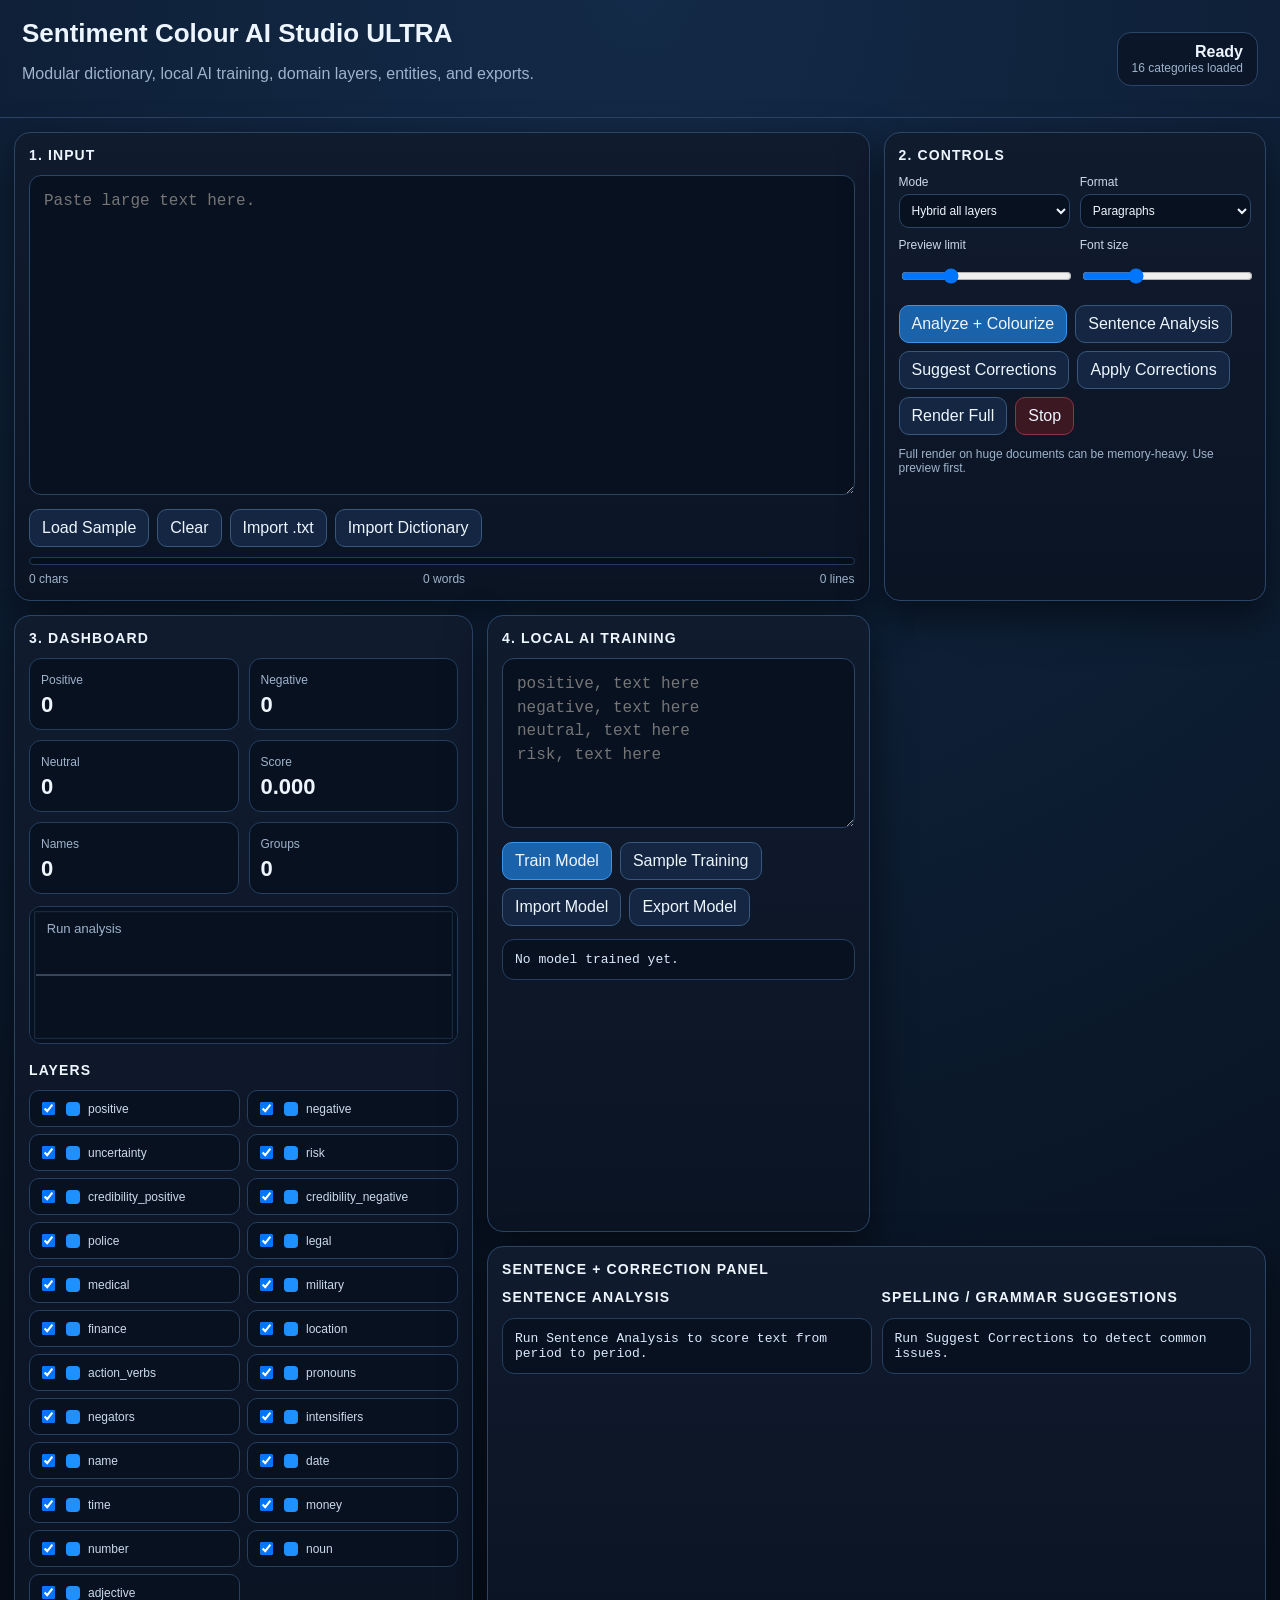
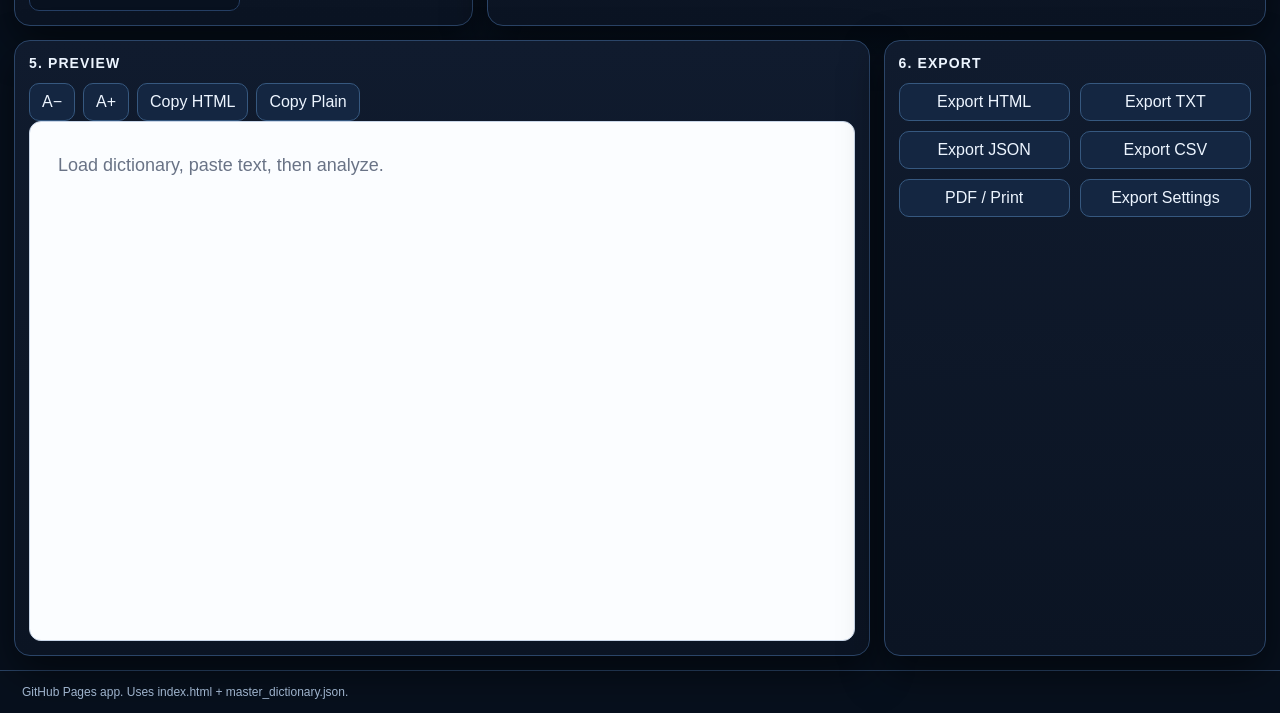
<file: index.html>
<!doctype html>
<html lang="en">
<head>
<meta charset="utf-8">
<meta name="viewport" content="width=device-width,initial-scale=1">
<title>Sentiment Colour AI Studio ULTRA</title>
<style>
:root{--bg:#07101d;--panel:#101b2e;--line:#2b4568;--text:#edf5ff;--muted:#9eb3cc;--pos:#1dbf73;--neg:#ff5263;--blue:#1e90ff;--violet:#9b7cff;--aqua:#00b8a9;--gold:#ffd166;--orange:#ff9f1c;--pink:#e056fd}
*{box-sizing:border-box}body{margin:0;background:radial-gradient(circle at top,#132a48,#07101d 70%);color:var(--text);font-family:Inter,Segoe UI,Arial,sans-serif}
header{padding:18px 22px;border-bottom:1px solid var(--line);display:flex;justify-content:space-between;gap:14px;align-items:center}h1{margin:0;font-size:26px}p{color:var(--muted)}
.status{border:1px solid var(--line);background:#0b1628;border-radius:14px;padding:10px 14px;text-align:right}.status span{display:block;color:var(--muted);font-size:12px}
.layout{display:grid;grid-template-columns:1.2fr 1fr 1fr;gap:14px;padding:14px}.panel{background:linear-gradient(180deg,var(--panel),#0b1423);border:1px solid var(--line);border-radius:16px;padding:14px;box-shadow:0 16px 40px #0008}
.input,.previewPanel,.sentencePanel{grid-column:span 2}.dash{grid-row:span 2}h2{font-size:14px;letter-spacing:.08em;text-transform:uppercase;margin:0 0 12px}
textarea{width:100%;min-height:320px;background:#08111f;color:var(--text);border:1px solid var(--line);border-radius:12px;padding:14px;line-height:1.48;font-size:16px;resize:vertical}
button,label.file,select,input{font:inherit}button,label.file{border:1px solid #36587f;background:#142641;color:var(--text);border-radius:10px;padding:9px 12px;cursor:pointer;text-align:center}button:hover,label.file:hover{background:#1b3458}.primary{background:#1a63aa;border-color:#3d93e6}.danger{background:#3b1822;border-color:#8d3446}.file input{display:none}
.row{display:flex;flex-wrap:wrap;gap:8px;margin-top:10px}.grid2{display:grid;grid-template-columns:1fr 1fr;gap:10px}.grid3{display:grid;grid-template-columns:repeat(3,1fr);gap:10px}
label{display:grid;gap:5px;color:#cbd9ea;font-size:12px}select,input[type=range],input[type=text]{width:100%;background:#08111f;color:var(--text);border:1px solid var(--line);border-radius:10px;padding:8px}
.meter{height:8px;background:#06101b;border:1px solid #203a5f;border-radius:99px;overflow:hidden;margin-top:10px}#limitBar{height:100%;width:0;background:linear-gradient(90deg,var(--pos),var(--gold),var(--neg))}
.statsline{display:flex;justify-content:space-between;color:var(--muted);font-size:12px;margin-top:7px}.cards{display:grid;grid-template-columns:1fr 1fr;gap:10px}.card{background:#08111f;border:1px solid #243f62;border-radius:12px;padding:11px}.card span{font-size:12px;color:var(--muted)}.card b{display:block;font-size:22px;margin-top:4px}
.preview{min-height:520px;max-height:760px;overflow:auto;background:#fbfdff;color:#101827;border-radius:12px;padding:28px;border:1px solid #c9d6e8;line-height:1.75;font-size:18px}.preview:empty::before{content:"Load dictionary, paste text, then analyze.";color:#697386}.word{border-radius:4px;padding:0 .08em;box-decoration-break:clone;-webkit-box-decoration-break:clone}
.tag-positive{background:rgba(29,191,115,.18);color:#087a44}.tag-negative{background:rgba(255,82,99,.2);color:#b00020}.tag-police{background:rgba(30,144,255,.22);color:#064d91}.tag-legal{background:rgba(155,124,255,.22);color:#4d2f9f}.tag-medical{background:rgba(0,184,169,.2);color:#006b62}.tag-military{background:rgba(143,188,143,.28);color:#315d31}.tag-finance,.tag-money{background:rgba(255,209,102,.32);color:#7a5200}.tag-location{background:rgba(46,213,115,.18);color:#087a44}.tag-name{background:rgba(224,86,253,.2);color:#8619a2}.tag-date,.tag-time,.tag-number{background:rgba(254,202,87,.3);color:#7a5400}.tag-action_verbs{background:rgba(255,159,28,.22);color:#8a4b00}.tag-noun{border-bottom:2px solid #54a0ff}.tag-adjective{border-bottom:2px solid #ff6bcb}.tag-uncertainty{outline:1px dashed #8e9aaf}.tag-risk{outline:2px solid #ff5263}.tag-credibility_positive{box-shadow:inset 0 -3px 0 rgba(29,191,115,.45)}.tag-credibility_negative{box-shadow:inset 0 -3px 0 rgba(255,82,99,.45)}
.legend{display:grid;grid-template-columns:1fr 1fr;gap:7px;margin-top:8px}.legend label{display:flex;gap:8px;align-items:center;background:#08111f;border:1px solid #263f64;border-radius:10px;padding:8px;font-size:12px}.sw{width:14px;height:14px;border-radius:4px;display:inline-block}
canvas{width:100%;height:auto;background:#08111f;border:1px solid #243f62;border-radius:12px;margin-top:12px}pre{white-space:pre-wrap;background:#08111f;border:1px solid #243f62;border-radius:12px;padding:12px;max-height:260px;overflow:auto;color:#dbeafe}.note{font-size:12px;color:var(--muted)}
footer{padding:14px 22px;color:var(--muted);border-top:1px solid var(--line);font-size:12px}
@media(max-width:1100px){.layout{grid-template-columns:1fr}.input,.previewPanel{grid-column:auto}.dash{grid-row:auto}}
@media(max-width:700px){h1{font-size:32px;line-height:1.1}header{align-items:flex-start}.layout{padding:0}.panel{border-radius:24px;padding:24px}textarea{height:520px;font-size:22px}button,label.file,select,input{font-size:22px;padding:15px}label{font-size:19px}.preview{min-height:700px;font-size:22px}}
@media print{body{background:white;color:black}header,.input,.controls,.dash,.training,.exports,footer,.toolbar{display:none}.layout{display:block}.previewPanel{border:none;box-shadow:none}.preview{max-height:none;overflow:visible;border:none;color:black}}
</style>
</head>
<body>
<header><div><h1>Sentiment Colour AI Studio ULTRA</h1><p>Modular dictionary, local AI training, domain layers, entities, and exports.</p></div><div class="status"><b id="readyState">Loading dictionary...</b><span id="dictStats">master_dictionary.json</span></div></header>
<main class="layout">
<section class="panel input"><h2>1. Input</h2><textarea id="inputText" placeholder="Paste large text here."></textarea><div class="row"><button id="sampleBtn">Load Sample</button><button id="clearBtn">Clear</button><label class="file">Import .txt<input id="fileInput" type="file" accept=".txt,.md,.csv,.html"></label><label class="file">Import Dictionary<input id="dictInput" type="file" accept=".json"></label></div><div class="meter"><div id="limitBar"></div></div><div class="statsline"><span id="charCount">0 chars</span><span id="wordCount">0 words</span><span id="lineCount">0 lines</span></div></section>
<section class="panel controls"><h2>2. Controls</h2><div class="grid2"><label>Mode<select id="mode"><option value="hybrid">Hybrid all layers</option><option value="sentiment">Sentiment only</option><option value="domain">Domain groups</option><option value="entity">Entities only</option><option value="ai">Local AI only</option></select></label><label>Format<select id="format"><option value="paragraphs">Paragraphs</option><option value="sentences">Sentence blocks</option><option value="poetry">Line preserved</option><option value="compact">Compact</option></select></label><label>Preview limit<input id="previewLimit" type="range" min="2000" max="60000" step="1000" value="16000"></label><label>Font size<input id="fontSize" type="range" min="12" max="34" value="18"></label></div><div class="row"><button id="processBtn" class="primary">Analyze + Colourize</button><button id="sentenceBtn">Sentence Analysis</button><button id="correctBtn">Suggest Corrections</button><button id="applyCorrectionsBtn">Apply Corrections</button><button id="renderAllBtn">Render Full</button><button id="stopBtn" class="danger">Stop</button></div><p class="note">Full render on huge documents can be memory-heavy. Use preview first.</p></section>
<section class="panel dash"><h2>3. Dashboard</h2><div class="cards"><div class="card"><span>Positive</span><b id="posCount">0</b></div><div class="card"><span>Negative</span><b id="negCount">0</b></div><div class="card"><span>Neutral</span><b id="neuCount">0</b></div><div class="card"><span>Score</span><b id="score">0.000</b></div><div class="card"><span>Names</span><b id="nameCount">0</b></div><div class="card"><span>Groups</span><b id="groupCount">0</b></div></div><canvas id="chart" width="720" height="230"></canvas><h2 style="margin-top:14px">Layers</h2><div id="legend" class="legend"></div></section>
<section class="panel training"><h2>4. Local AI Training</h2><textarea id="trainingData" style="min-height:170px" placeholder="positive, text here&#10;negative, text here&#10;neutral, text here&#10;risk, text here"></textarea><div class="row"><button id="trainBtn" class="primary">Train Model</button><button id="sampleTrainBtn">Sample Training</button><label class="file">Import Model<input id="modelInput" type="file" accept=".json"></label><button id="exportModel">Export Model</button></div><pre id="modelLog">No model trained yet.</pre></section>

<section class="panel sentencePanel">
<h2>Sentence + Correction Panel</h2>
<div class="grid2">
<div>
<h2>Sentence Analysis</h2>
<pre id="sentenceLog">Run Sentence Analysis to score text from period to period.</pre>
</div>
<div>
<h2>Spelling / Grammar Suggestions</h2>
<pre id="correctionLog">Run Suggest Corrections to detect common issues.</pre>
</div>
</div>
</section>

<section class="panel previewPanel"><h2>5. Preview</h2><div class="toolbar row"><button id="zoomOut">A−</button><button id="zoomIn">A+</button><button id="copyHtml">Copy HTML</button><button id="copyPlain">Copy Plain</button></div><article id="preview" class="preview"></article></section>
<section class="panel exports"><h2>6. Export</h2><div class="grid2"><button id="exportHtml">Export HTML</button><button id="exportTxt">Export TXT</button><button id="exportJson">Export JSON</button><button id="exportCsv">Export CSV</button><button id="exportPdf">PDF / Print</button><button id="exportSettings">Export Settings</button></div></section>
</main><footer>GitHub Pages app. Uses index.html + master_dictionary.json.</footer>
<script>
let DICT=null, SETS={}, PATTERNS={}, stopped=false, fullHtml="", plainText="", lastResult=null;
let aiModel={labels:["positive","negative","neutral","credible","uncertain","risk","cooperative","defensive"],docCounts:{},wordCounts:{},totalWords:{},vocabulary:{}};
const $=id=>document.getElementById(id), esc=s=>String(s).replace(/[&<>"']/g,c=>({'&':'&amp;','<':'&lt;','>':'&gt;','"':'&quot;',"'":'&#39;'}[c])), key=w=>String(w).toLowerCase().replace(/^[^a-z0-9+*'.-]+|[^a-z0-9+*'.-]+$/gi,"");
async function loadDict(){try{const r=await fetch("master_dictionary.json",{cache:"no-store"}); DICT=await r.json(); setupDict();}catch(e){$("readyState").textContent="Dictionary not auto-loaded";$("dictStats").textContent="Use Import Dictionary";}}
function setupDict(){SETS={}; for(const sec of ["sentiment","domains","grammar"]){for(const [k,v] of Object.entries(DICT[sec]||{}))SETS[k]=new Set(v.map(x=>String(x).toLowerCase()));} PATTERNS={}; for(const [k,arr] of Object.entries(DICT.patterns||{}))PATTERNS[k]=arr.map(x=>new RegExp(x,"i")); $("readyState").textContent="Ready"; $("dictStats").textContent=`${Object.keys(SETS).length} categories loaded`; buildLegend(); resetModel();}
document.addEventListener("DOMContentLoaded",()=>{bind(); updateCounts(); drawChart([]); loadDict();});
function bind(){$("inputText").oninput=updateCounts;$("sampleBtn").onclick=sample;$("clearBtn").onclick=clearAll;$("fileInput").onchange=importText;$("dictInput").onchange=importDict;$("processBtn").onclick=()=>process(false);$("sentenceBtn").onclick=sentenceAnalysis;$("correctBtn").onclick=suggestCorrections;$("applyCorrectionsBtn").onclick=applyCorrections;$("renderAllBtn").onclick=()=>process(true);$("stopBtn").onclick=()=>stopped=true;$("zoomIn").onclick=()=>font(1);$("zoomOut").onclick=()=>font(-1);$("copyHtml").onclick=()=>navigator.clipboard.writeText(fullHtml||"");$("copyPlain").onclick=()=>navigator.clipboard.writeText(plainText||"");$("trainBtn").onclick=train;$("sampleTrainBtn").onclick=sampleTrain;$("modelInput").onchange=importModel;$("exportModel").onclick=()=>save("local_ai_model.json","application/json",JSON.stringify(aiModel,null,2));$("exportHtml").onclick=exportHtml;$("exportTxt").onclick=()=>save("text.txt","text/plain",plainText||"");$("exportJson").onclick=()=>save("analysis.json","application/json",JSON.stringify({result:lastResult,settings:getSettings()},null,2));$("exportCsv").onclick=exportCsv;$("exportPdf").onclick=exportPdf;$("exportSettings").onclick=()=>save("settings.json","application/json",JSON.stringify(getSettings(),null,2));}
function buildLegend(){const names=["positive","negative","uncertainty","risk","credibility_positive","credibility_negative","police","legal","medical","military","finance","location","action_verbs","pronouns","negators","intensifiers","name","date","time","money","number","noun","adjective"]; $("legend").innerHTML=names.map(n=>`<label><input class="layer" type="checkbox" value="${n}" checked><span class="sw" style="background:#1e90ff"></span>${n}</label>`).join("");}
function layers(){return new Set([...document.querySelectorAll(".layer:checked")].map(x=>x.value));}
function updateCounts(){let t=$("inputText").value||"", w=t.trim()?t.trim().split(/\s+/).length:0;$("charCount").textContent=t.length.toLocaleString()+" chars";$("wordCount").textContent=w.toLocaleString()+" words";$("lineCount").textContent=(t?(t.match(/\n/g)||[]).length+1:0)+" lines";$("limitBar").style.width=Math.min(100,w/1000000*100)+"%";}
function sample(){$("inputText").value="[12:21 AM] Officer Smith reported a clear and credible statement. The witness was calm and cooperative.\n\nThe suspect appeared angry, evasive, and inconsistent. Court evidence showed risk and uncertainty. Dr. Jones reviewed the medical report and the payment receipt.";updateCounts();}
function clearAll(){$("inputText").value="";$("preview").innerHTML="";lastResult=null;fullHtml="";plainText="";updateCounts();updateDash();}
function importText(e){let f=e.target.files[0];if(!f)return;let r=new FileReader();r.onload=()=>{$("inputText").value=String(r.result||"");updateCounts();};r.readAsText(f);}
function importDict(e){let f=e.target.files[0];if(!f)return;let r=new FileReader();r.onload=()=>{DICT=JSON.parse(r.result);setupDict();};r.readAsText(f);}
function sent(k){let p=SETS.positive?.has(k),n=SETS.negative?.has(k); if(p&&!n)return 1;if(n&&!p)return -1;return 0;}
function tags(tok,prev){let raw=tok.replace(/^[^A-Za-z0-9$]+|[^A-Za-z0-9]+$/g,""),k=key(tok),t=[];for(const [name,set] of Object.entries(SETS)){if(set.has(k))t.push(name);}for(const [name,arr] of Object.entries(PATTERNS)){if(arr.some(rx=>rx.test(tok)))t.push(name);}if(/^[A-Z][a-z]+$/.test(raw)&&!prev.endsWith("."))t.push("name");if(/^\d/.test(raw))t.push("number");if(/(tion|ment|ness|ity|ship|ance|ence|ism|ist|er|or)$/.test(k))t.push("noun");if(/(ous|ful|less|ive|able|ible|al|ic|ary|ent|ant|y)$/.test(k))t.push("adjective");return [...new Set(t)];}
async function process(all){if(!DICT){$("preview").innerHTML="<p class='note'>Dictionary is not loaded yet.</p>";return;}stopped=false;plainText=$("inputText").value||"";if(!plainText.trim())return;let toks=plainText.match(/\s+|[^\s]+/g)||[], max=all?Infinity:Number($("previewLimit").value), out=[], lay=layers(), pos=0,neg=0,neu=0,names=0,groups=0,dens=[], prev="",words=0;$("preview").style.fontSize=$("fontSize").value+"px";$("preview").innerHTML="<p class='note'>Processing...</p>";await new Promise(r=>setTimeout(r,20));for(let i=0;i<toks.length;i++){if(stopped)break;let tok=toks[i];if(/^\s+$/.test(tok)){if(words<=max)out.push(fmtSpace(tok));continue;}let k=key(tok),s=sent(k);if(s>0)pos++;else if(s<0)neg++;else neu++;let tg=tags(tok,prev).filter(x=>lay.has(x));if(s>0&&lay.has("positive"))tg.push("positive");if(s<0&&lay.has("negative"))tg.push("negative");if(tg.includes("name"))names++;if(tg.length)groups++;dens.push(s);if(words<=max){let cls=[...new Set(tg)].map(x=>"tag-"+x).join(" ");out.push(cls?`<span class="word ${cls}" title="${esc(tg.join(", "))}">${esc(tok)}</span>`:esc(tok));}words++;prev=tok;if(i%9000===0){$("preview").innerHTML=wrap(out.join(""))+`<p class="note">Processed ${words.toLocaleString()} words...</p>`;await new Promise(r=>setTimeout(r,0));}}if(!all&&words>max)out.push(`<p class="note">Preview limited to ${max.toLocaleString()} words. Use Render Full for complete export.</p>`);fullHtml=wrap(out.join(""));$("preview").innerHTML=fullHtml;lastResult={positive:pos,negative:neg,neutral:neu,total:words,score:(pos-neg)/Math.max(1,words),names,groups,density:dens};updateDash();}
function fmtSpace(ws){let m=$("format").value;if(m==="poetry")return esc(ws).replace(/\n/g,"<br>");if(m==="paragraphs")return ws.includes("\n\n")?"</p><p>":esc(ws);if(m==="sentences")return esc(ws);return " ";}
function wrap(x){let m=$("format").value;if(m==="paragraphs")return `<p>${x}</p>`;if(m==="sentences")return x.replace(/([.!?])\s+/g,"$1</span><span class='sentence'>").replace(/^/,"<span class='sentence'>").replace(/$/,"</span>");return x;}
function updateDash(){let r=lastResult||{positive:0,negative:0,neutral:0,score:0,names:0,groups:0,density:[]};$("posCount").textContent=r.positive.toLocaleString();$("negCount").textContent=r.negative.toLocaleString();$("neuCount").textContent=r.neutral.toLocaleString();$("score").textContent=r.score.toFixed(3);$("nameCount").textContent=r.names.toLocaleString();$("groupCount").textContent=r.groups.toLocaleString();drawChart(r.density||[]);}
function drawChart(data){let c=$("chart"),ctx=c.getContext("2d"),w=c.width,h=c.height;ctx.clearRect(0,0,w,h);ctx.fillStyle="#08111f";ctx.fillRect(0,0,w,h);ctx.strokeStyle="#274466";ctx.strokeRect(8,8,w-16,h-16);ctx.strokeStyle="#9eb3cc";ctx.beginPath();ctx.moveTo(10,h/2);ctx.lineTo(w-10,h/2);ctx.stroke();if(!data.length){ctx.fillStyle="#9eb3cc";ctx.font="22px Arial";ctx.fillText("Run analysis",28,44);return;}let bins=90,arr=Array(bins).fill(0);data.forEach((v,i)=>arr[Math.min(bins-1,Math.floor(i/data.length*bins))]+=v);let max=Math.max(1,...arr.map(Math.abs));arr.forEach((v,i)=>{let x=14+i*(w-28)/bins,bw=Math.max(2,(w-28)/bins-2),mid=h/2,bh=Math.abs(v)/max*(h/2-20);ctx.fillStyle=v>=0?"#1dbf73":"#ff5263";ctx.fillRect(x,v>=0?mid-bh:mid,bw,bh);});}
function resetModel(){for(const l of (DICT?.ai_labels||["positive","negative","neutral"])){aiModel.docCounts[l]=0;aiModel.wordCounts[l]={};aiModel.totalWords[l]=0;}aiModel.labels=DICT?.ai_labels||aiModel.labels;aiModel.vocabulary={};}
const tokAI=t=>(String(t).toLowerCase().match(/[a-z][a-z'-]{1,}/g)||[]);
function train(){resetModel();let used=0;for(const line of $("trainingData").value.split(/\n+/)){let i=line.indexOf(",");if(i<0)continue;let lab=line.slice(0,i).trim().toLowerCase();if(!aiModel.labels.includes(lab))continue;aiModel.docCounts[lab]++;for(const w of tokAI(line.slice(i+1))){aiModel.wordCounts[lab][w]=(aiModel.wordCounts[lab][w]||0)+1;aiModel.totalWords[lab]++;aiModel.vocabulary[w]=true;}used++;}$("modelLog").textContent=`Trained on ${used} examples. Vocabulary: ${Object.keys(aiModel.vocabulary).length}`;}
function sampleTrain(){$("trainingData").value="positive, clear reliable helpful accurate strong\nnegative, confusing unreliable false inconsistent hostile\nneutral, file uploaded reviewed and processed\ncredible, corroborated verified consistent documented\nuncertain, maybe unclear appears possibly unknown\nrisk, danger threat urgent unsafe escalation";}
function importModel(e){let f=e.target.files[0];if(!f)return;let r=new FileReader();r.onload=()=>{aiModel=JSON.parse(r.result);$("modelLog").textContent="Model imported.";};r.readAsText(f);}

function splitSentences(text){
  return (text.match(/[^.!?]+[.!?]+|[^.!?]+$/g)||[]).map(s=>s.trim()).filter(Boolean);
}

function sentenceAnalysis(){
  if(!DICT){$("sentenceLog").textContent="Dictionary not loaded.";return;}
  const text=$("inputText").value||"";
  const sentences=splitSentences(text);
  if(!sentences.length){$("sentenceLog").textContent="No sentences found.";return;}
  const rows=[];
  let totalScore=0;
  sentences.slice(0,500).forEach((s,i)=>{
    const words=s.match(/[^\s]+/g)||[];
    let p=0,n=0,tagsFound={};
    words.forEach(w=>{
      const k=key(w), sv=sent(k);
      if(sv>0)p++; if(sv<0)n++;
      tags(w,"").forEach(tag=>tagsFound[tag]=(tagsFound[tag]||0)+1);
    });
    const score=(p-n)/Math.max(1,words.length);
    totalScore+=score;
    const topTags=Object.entries(tagsFound).sort((a,b)=>b[1]-a[1]).slice(0,5).map(x=>x[0]).join(", ");
    rows.push(`${String(i+1).padStart(3,"0")} | score ${score.toFixed(3).padStart(7)} | +${p} -${n} | ${topTags}\n${s}`);
  });
  $("sentenceLog").textContent=`Sentences analyzed: ${sentences.length}\nAverage sentence score: ${(totalScore/Math.max(1,sentences.length)).toFixed(3)}\nShowing first 500 sentences.\n\n`+rows.join("\n\n");
}

let pendingCorrections=[];

function buildKnownWords(){
  const known=new Set();
  if(DICT){
    for(const section of ["sentiment","domains","grammar"]){
      for(const arr of Object.values(DICT[section]||{})) arr.forEach(w=>known.add(String(w).toLowerCase()));
    }
  }
  ["the","and","that","this","there","their","because","with","from","have","were","was","are","been","being","into","about","would","could","should","before","after","between","through","people","person","document","report"].forEach(w=>known.add(w));
  return known;
}

function editDistance(a,b){
  if(Math.abs(a.length-b.length)>2)return 99;
  const dp=Array(a.length+1).fill(0).map(()=>Array(b.length+1).fill(0));
  for(let i=0;i<=a.length;i++)dp[i][0]=i;
  for(let j=0;j<=b.length;j++)dp[0][j]=j;
  for(let i=1;i<=a.length;i++)for(let j=1;j<=b.length;j++){
    dp[i][j]=Math.min(dp[i-1][j]+1,dp[i][j-1]+1,dp[i-1][j-1]+(a[i-1]===b[j-1]?0:1));
  }
  return dp[a.length][b.length];
}

function closestWord(w,known){
  if(w.length<4||known.has(w))return null;
  let best=null,bd=3;
  const first=w[0];
  for(const cand of known){
    if(cand[0]!==first || Math.abs(cand.length-w.length)>2)continue;
    const d=editDistance(w,cand);
    if(d<bd){bd=d;best=cand;if(d===1)break;}
  }
  return best;
}

function suggestCorrections(){
  const text=$("inputText").value||"";
  const known=buildKnownWords();
  const suggestions=[];
  const common={
    "teh":"the","recieve":"receive","seperate":"separate","definately":"definitely","occured":"occurred","wich":"which","thier":"their","adn":"and","becuase":"because","suspto":"supposed to","peroid":"period","jsut":"just","lexacon":"lexicon","funcitoning":"functioning","functiong":"functioning"
  };
  pendingCorrections=[];
  for(const [bad,good] of Object.entries(common)){
    const rx=new RegExp("\\b"+bad+"\\b","gi");
    if(rx.test(text)){suggestions.push(`${bad} → ${good}`);pendingCorrections.push([rx,good]);}
  }
  const words=[...new Set((text.toLowerCase().match(/[a-z][a-z']{3,}/g)||[]))].slice(0,2000);
  for(const w of words){
    if(common[w]||known.has(w))continue;
    const c=closestWord(w,known);
    if(c && c!==w){
      suggestions.push(`${w} → ${c}`);
      pendingCorrections.push([new RegExp("\\b"+w.replace(/[.*+?^${}()|[\]\\]/g,"\\$&")+"\\b","gi"),c]);
      if(suggestions.length>=150)break;
    }
  }
  const grammar=[];
  if(/\bi\b/.test(text)) grammar.push("Standalone lowercase “i” should usually be “I”.");
  if(/\s{2,}/.test(text)) grammar.push("Multiple spaces detected.");
  if(/[A-Za-z],[A-Za-z]/.test(text)) grammar.push("Comma may need a following space.");
  if(/[.!?][a-z]/.test(text)) grammar.push("Sentence-ending punctuation may need a following space/capital.");
  $("correctionLog").textContent=(suggestions.length?("Spelling suggestions:\n"+suggestions.join("\n")):"No spelling suggestions found.") + (grammar.length?("\n\nGrammar checks:\n"+grammar.join("\n")):"");
}

function applyCorrections(){
  if(!pendingCorrections.length)suggestCorrections();
  let text=$("inputText").value||"";
  pendingCorrections.slice(0,300).forEach(([rx,good])=>{text=text.replace(rx,good);});
  text=text.replace(/\bi\b/g,"I").replace(/\s{2,}/g," ").replace(/,([A-Za-z])/g,", $1").replace(/([.!?])([a-z])/g,(m,p,c)=>p+" "+c.toUpperCase());
  $("inputText").value=text;
  updateCounts();
  $("correctionLog").textContent += "\n\nApplied available automatic corrections. Review the text manually.";
}

function font(d){let n=Math.max(12,Math.min(36,Number($("fontSize").value)+d));$("fontSize").value=n;$("preview").style.fontSize=n+"px";}
function save(n,t,d){let a=document.createElement("a");a.href=URL.createObjectURL(new Blob([d],{type:t}));a.download=n;a.click();}
function statsHtml(){
  const r=lastResult||{positive:0,negative:0,neutral:0,total:0,score:0,names:0,groups:0};
  const date=new Date().toLocaleString();
  return `<section class="report-cover">
    <h1>Sentiment Colour AI Studio ULTRA Report</h1>
    <p><b>Generated:</b> ${date}</p>
    <table class="report-table">
      <tr><td>Total words</td><td>${(r.total||0).toLocaleString()}</td></tr>
      <tr><td>Positive words</td><td>${(r.positive||0).toLocaleString()}</td></tr>
      <tr><td>Negative words</td><td>${(r.negative||0).toLocaleString()}</td></tr>
      <tr><td>Neutral words</td><td>${(r.neutral||0).toLocaleString()}</td></tr>
      <tr><td>Overall score</td><td>${Number(r.score||0).toFixed(3)}</td></tr>
      <tr><td>Name-like tokens</td><td>${(r.names||0).toLocaleString()}</td></tr>
      <tr><td>Tagged groups</td><td>${(r.groups||0).toLocaleString()}</td></tr>
    </table>
    <h2>Notes</h2>
    <p>This report contains automated local text analysis. Sentiment, grammar-like tags, names, and groups are heuristic indicators and should be reviewed by a human.</p>
  </section>`;
}
function docHtml(){
  const extra=`.report-cover{font-family:Georgia,serif;line-height:1.55;padding:40px;max-width:900px;margin:auto;page-break-after:always}.report-table{border-collapse:collapse;width:100%;margin:20px 0}.report-table td{border:1px solid #999;padding:8px}.report-table td:first-child{font-weight:bold;background:#f1f5f9}`;
  return `<!doctype html><html><head><meta charset="utf-8"><title>Colourized Text Report</title><style>${document.querySelector("style").textContent}${extra}</style></head><body>${statsHtml()}<article class="preview">${fullHtml||esc(plainText||"")}</article></body></html>`;
}
function exportHtml(){save("colourized_text.html","text/html",docHtml());}
function exportCsv(){let rows=["index,word,tags,sentiment"], toks=($("inputText").value||"").match(/[^\s]+/g)||[];toks.forEach((tok,i)=>{let k=key(tok);rows.push(`${i+1},"${tok.replace(/"/g,'""')}","${tags(tok,"").join("|")}",${sent(k)}`);});save("word_analysis.csv","text/csv",rows.join("\n"));}
function exportPdf(){let w=window.open("","_blank");w.document.write(docHtml());w.document.close();setTimeout(()=>w.print(),500);}
function getSettings(){return{mode:$("mode").value,format:$("format").value,previewLimit:$("previewLimit").value,layers:[...layers()]};}
</script>
</body>
</html>
</file>
